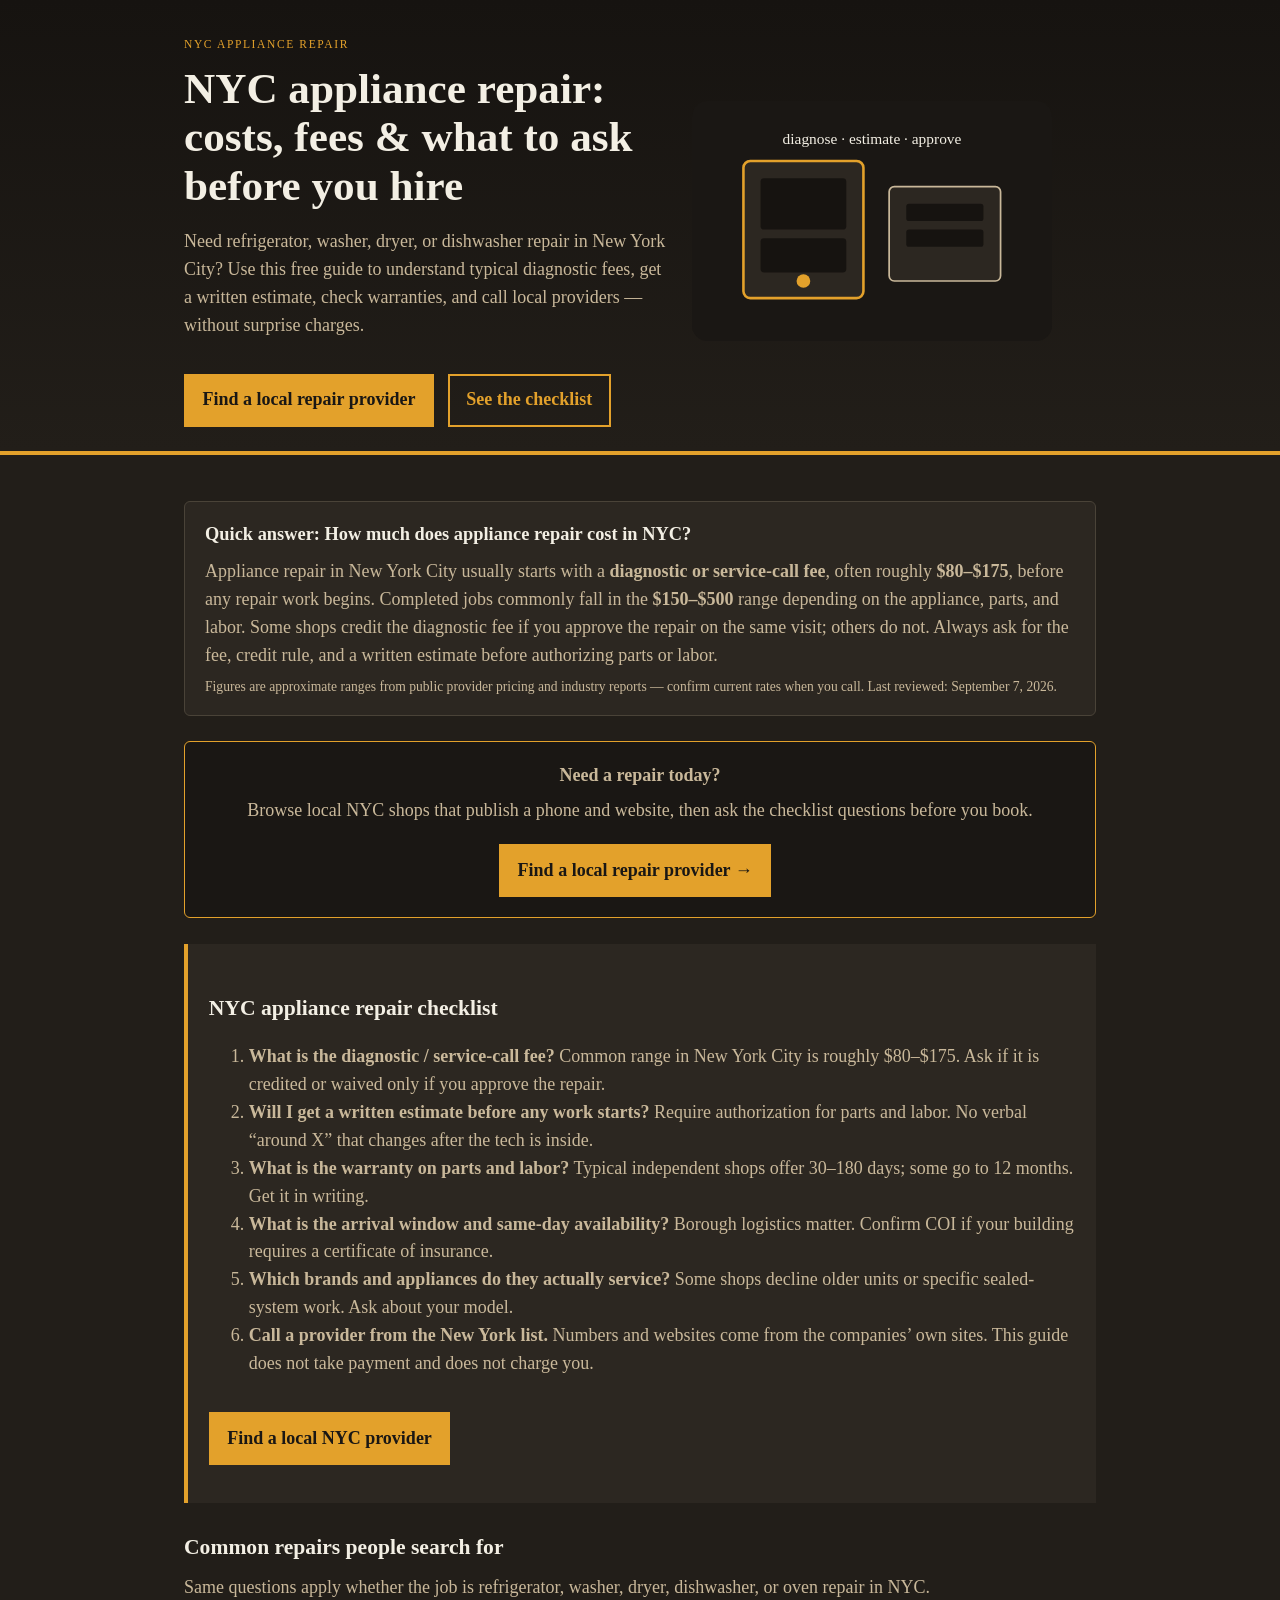
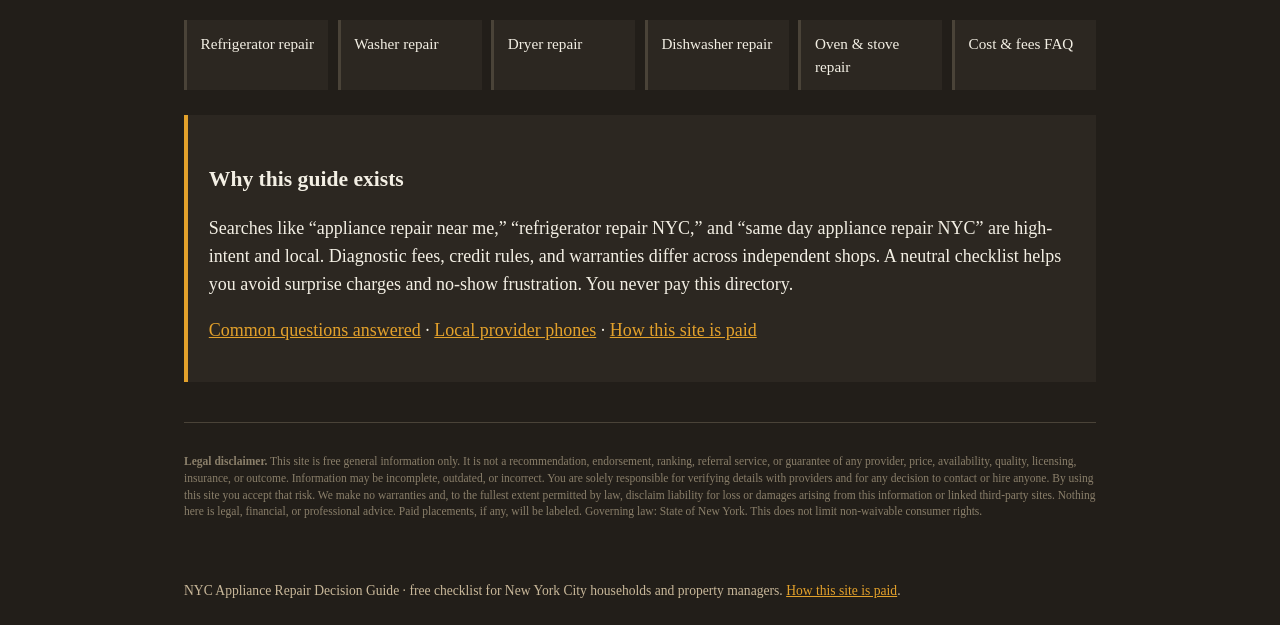
<file: index.html>
<!DOCTYPE html>
<html lang="en">
<head>
  <meta charset="utf-8" />
  <meta name="viewport" content="width=device-width, initial-scale=1" />
  <title>NYC Appliance Repair: Costs, Diagnostic Fees & Local Providers</title>
  <meta name="description" content="NYC appliance repair guide: typical diagnostic fees ($80–$175), repair costs, warranties, same-day questions, and local provider phones. Free checklist for homeowners and property managers." />
  <link rel="canonical" href="https://usabandit33.github.io/nyc-appliance-repair/" />
  <meta property="og:title" content="NYC Appliance Repair: Costs, Diagnostic Fees & Local Providers" />
  <meta property="og:description" content="What to ask before you hire. Diagnostic fees, written estimates, warranties, and local NYC repair shops — free decision guide." />
  <meta property="og:url" content="https://usabandit33.github.io/nyc-appliance-repair/" />
  <meta property="og:type" content="website" />
  <meta name="robots" content="index,follow" />
  <link rel="stylesheet" href="styles.css" />
  <script type="application/ld+json">
  {
    "@context": "https://schema.org",
    "@type": "WebPage",
    "name": "NYC Appliance Repair Decision Guide",
    "description": "Local guide to New York City appliance repair: diagnostic fees, costs, warranties, questions to ask, and provider phones.",
    "url": "https://usabandit33.github.io/nyc-appliance-repair/",
    "dateModified": "2026-09-07",
    "isPartOf": {
      "@type": "WebSite",
      "name": "NYC Appliance Repair Decision Guide",
      "url": "https://usabandit33.github.io/nyc-appliance-repair/"
    },
    "about": {
      "@type": "Thing",
      "name": "Appliance repair in New York City"
    }
  }
  </script>
  <script type="application/ld+json">
  {
    "@context": "https://schema.org",
    "@type": "FAQPage",
    "mainEntity": [
      {
        "@type": "Question",
        "name": "How much does appliance repair cost in NYC?",
        "acceptedAnswer": {
          "@type": "Answer",
          "text": "Completed jobs commonly land in the $150–$500 range depending on the appliance, parts, and labor. Diagnostic or service-call fees in New York City are often roughly $80–$175 and may or may not credit toward the repair. Always get a written estimate before approving work."
        }
      },
      {
        "@type": "Question",
        "name": "Is the diagnostic fee credited toward the repair?",
        "acceptedAnswer": {
          "@type": "Answer",
          "text": "It depends on the shop. Many independents credit the fee if you approve the repair on the same visit. Others charge it regardless. Ask and get the rule in writing or by text before the technician arrives."
        }
      },
      {
        "@type": "Question",
        "name": "What should I ask an appliance repair company before hiring?",
        "acceptedAnswer": {
          "@type": "Answer",
          "text": "Ask about the diagnostic fee and credit rule, whether you get a written estimate before work starts, parts-and-labor warranty in writing, arrival window and same-day availability, COI if your building requires it, and whether they service your brand and model."
        }
      }
    ]
  }
  </script>
</head>
<body>
  <div class="hero">
    <div class="wrap hero-grid">
      <div>
        <p class="mark">NYC appliance repair</p>
        <h1>NYC appliance repair: costs, fees & what to ask before you hire</h1>
        <p class="lede">Need refrigerator, washer, dryer, or dishwasher repair in New York City? Use this free guide to understand typical diagnostic fees, get a written estimate, check warranties, and call local providers — without surprise charges.</p>
        <a class="cta" href="new-york.html">Find a local repair provider</a>
        <a class="cta ghost" href="#checklist">See the checklist</a>
      </div>
      <div class="art" aria-hidden="true">
        <svg viewBox="0 0 420 280" xmlns="http://www.w3.org/2000/svg">
          <rect x="0" y="0" width="420" height="280" rx="18" fill="#1a1714"/>
          <rect x="60" y="70" width="140" height="160" rx="8" fill="#2c2721" stroke="#e3a12b" stroke-width="3"/>
          <rect x="80" y="90" width="100" height="60" rx="4" fill="#161310"/>
          <rect x="80" y="160" width="100" height="40" rx="4" fill="#161310"/>
          <circle cx="130" cy="210" r="8" fill="#e3a12b"/>
          <rect x="230" y="100" width="130" height="110" rx="6" fill="#2c2721" stroke="#c9b89a" stroke-width="2"/>
          <rect x="250" y="120" width="90" height="20" rx="3" fill="#161310"/>
          <rect x="250" y="150" width="90" height="20" rx="3" fill="#161310"/>
          <text x="210" y="50" text-anchor="middle" fill="#f3efe4" font-family="Georgia, serif" font-size="18">diagnose · estimate · approve</text>
        </svg>
      </div>
    </div>
  </div>
  <main class="wrap">
    <section class="answer" id="cost">
      <h2>Quick answer: How much does appliance repair cost in NYC?</h2>
      <p>Appliance repair in New York City usually starts with a <strong>diagnostic or service-call fee</strong>, often roughly <strong>$80–$175</strong>, before any repair work begins. Completed jobs commonly fall in the <strong>$150–$500</strong> range depending on the appliance, parts, and labor. Some shops credit the diagnostic fee if you approve the repair on the same visit; others do not. Always ask for the fee, credit rule, and a written estimate before authorizing parts or labor.</p>
      <p class="meta">Figures are approximate ranges from public provider pricing and industry reports — confirm current rates when you call. Last reviewed: September 7, 2026.</p>
    </section>

    <div class="band">
      <p><strong>Need a repair today?</strong></p>
      <p>Browse local NYC shops that publish a phone and website, then ask the checklist questions before you book.</p>
      <a class="cta" href="new-york.html">Find a local repair provider →</a>
    </div>

    <section id="checklist" class="check">
      <h2>NYC appliance repair checklist</h2>
      <ol>
        <li><strong>What is the diagnostic / service-call fee?</strong> Common range in New York City is roughly $80–$175. Ask if it is credited or waived only if you approve the repair.</li>
        <li><strong>Will I get a written estimate before any work starts?</strong> Require authorization for parts and labor. No verbal “around X” that changes after the tech is inside.</li>
        <li><strong>What is the warranty on parts and labor?</strong> Typical independent shops offer 30–180 days; some go to 12 months. Get it in writing.</li>
        <li><strong>What is the arrival window and same-day availability?</strong> Borough logistics matter. Confirm COI if your building requires a certificate of insurance.</li>
        <li><strong>Which brands and appliances do they actually service?</strong> Some shops decline older units or specific sealed-system work. Ask about your model.</li>
        <li><strong>Call a provider from the New York list.</strong> Numbers and websites come from the companies’ own sites. This guide does not take payment and does not charge you.</li>
      </ol>
      <p><a class="cta" href="new-york.html">Find a local NYC provider</a></p>
    </section>

    <section>
      <h2>Common repairs people search for</h2>
      <p class="lede" style="margin-top:0">Same questions apply whether the job is refrigerator, washer, dryer, dishwasher, or oven repair in NYC.</p>
      <div class="services">
        <a href="answers.html">Refrigerator repair</a>
        <a href="answers.html">Washer repair</a>
        <a href="answers.html">Dryer repair</a>
        <a href="answers.html">Dishwasher repair</a>
        <a href="answers.html">Oven & stove repair</a>
        <a href="answers.html">Cost & fees FAQ</a>
      </div>
    </section>

    <section class="check">
      <h2>Why this guide exists</h2>
      <p>Searches like “appliance repair near me,” “refrigerator repair NYC,” and “same day appliance repair NYC” are high-intent and local. Diagnostic fees, credit rules, and warranties differ across independent shops. A neutral checklist helps you avoid surprise charges and no-show frustration. You never pay this directory.</p>
      <p><a href="answers.html">Common questions answered</a> · <a href="new-york.html">Local provider phones</a> · <a href="disclose.html">How this site is paid</a></p>
    </section>

    <div class="legal">
      <p><strong>Legal disclaimer.</strong> This site is free general information only. It is not a recommendation, endorsement, ranking, referral service, or guarantee of any provider, price, availability, quality, licensing, insurance, or outcome. Information may be incomplete, outdated, or incorrect. You are solely responsible for verifying details with providers and for any decision to contact or hire anyone. By using this site you accept that risk. We make no warranties and, to the fullest extent permitted by law, disclaim liability for loss or damages arising from this information or linked third-party sites. Nothing here is legal, financial, or professional advice. Paid placements, if any, will be labeled. Governing law: State of New York. This does not limit non-waivable consumer rights.</p>
    </div>
  </main>
  <footer class="wrap">NYC Appliance Repair Decision Guide · free checklist for New York City households and property managers. <a href="disclose.html">How this site is paid</a>.</footer>
</body>
</html>
</file>
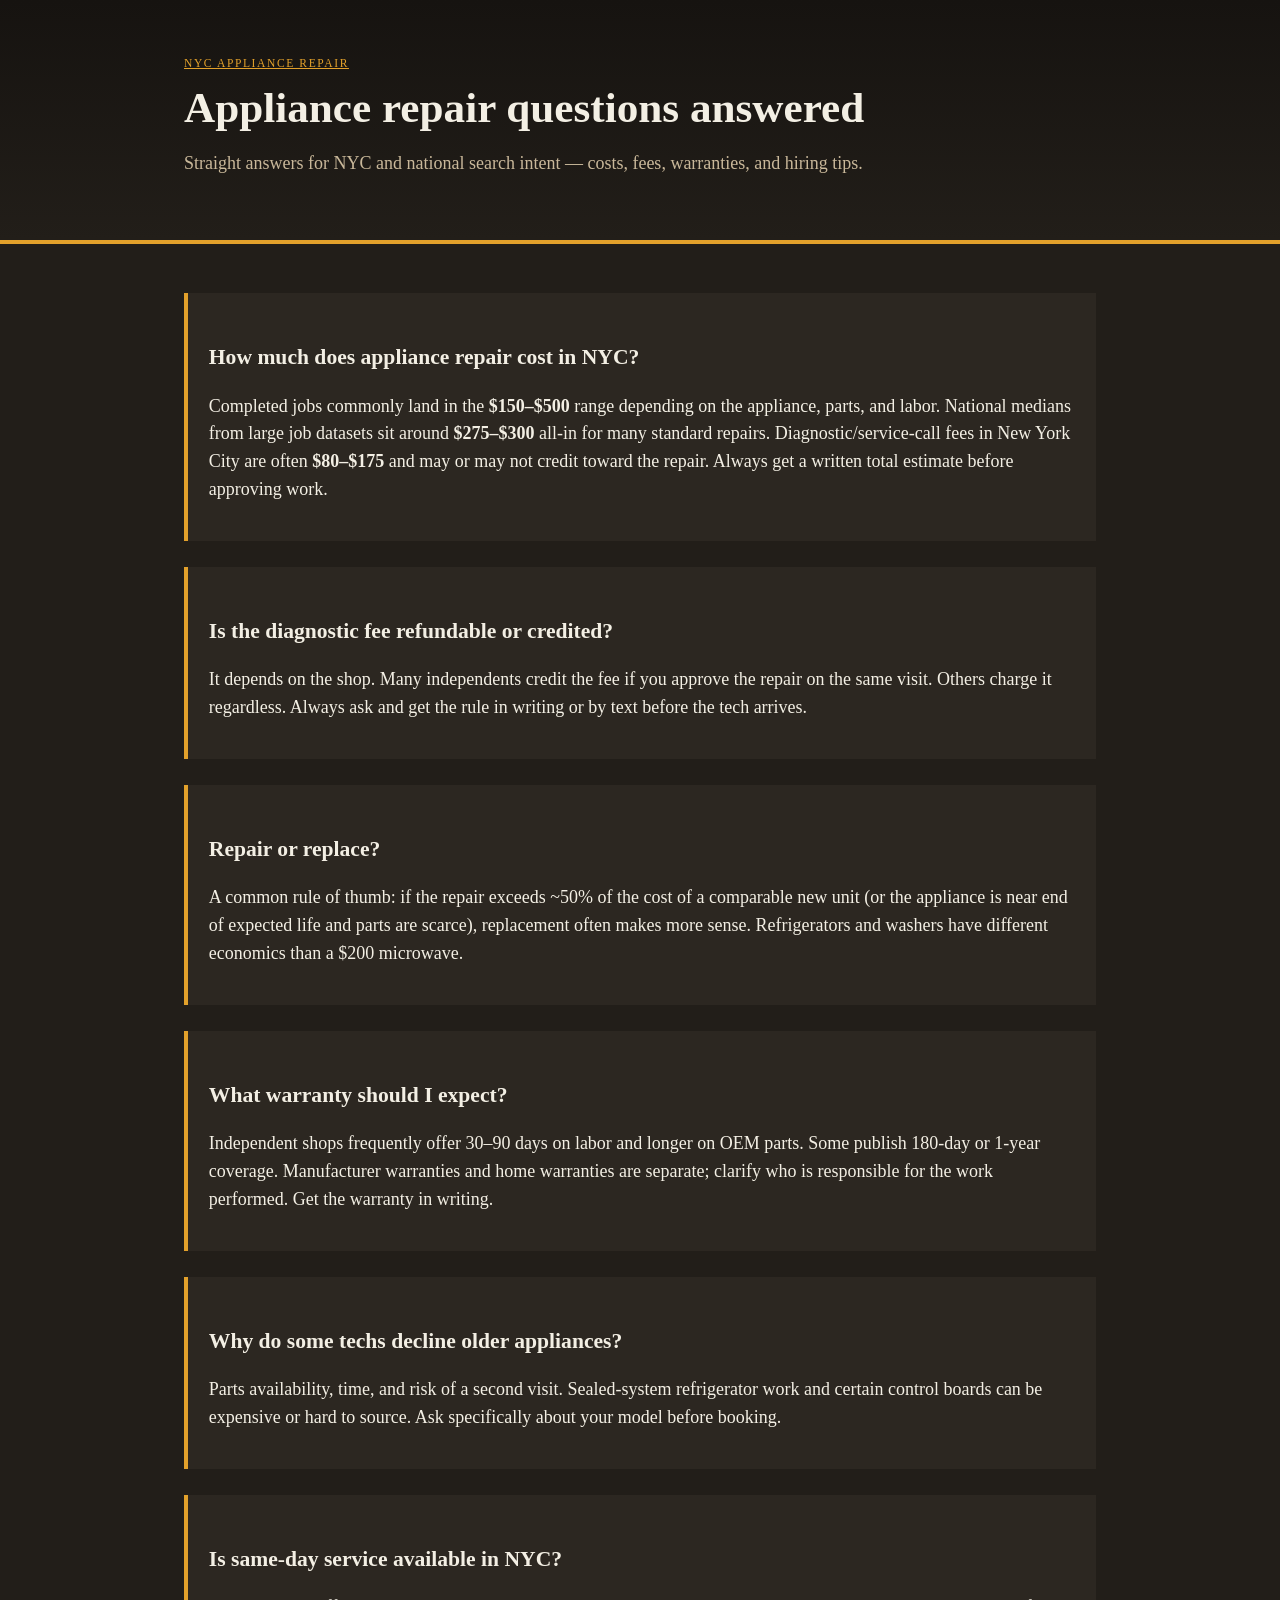
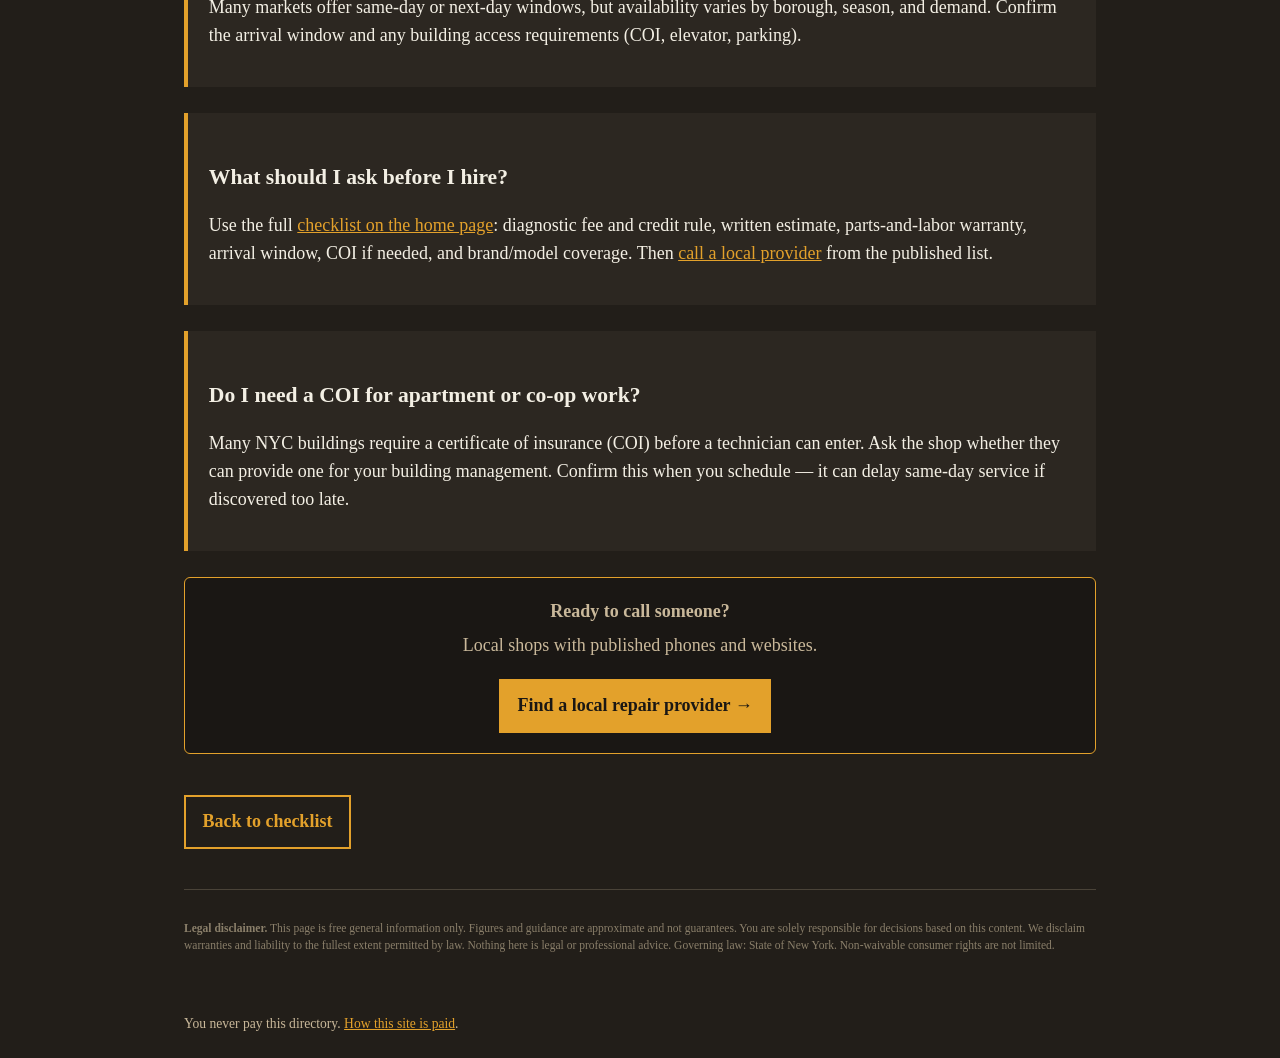
<file: answers.html>
<!DOCTYPE html>
<html lang="en">
<head>
  <meta charset="utf-8" />
  <meta name="viewport" content="width=device-width, initial-scale=1" />
  <title>NYC Appliance Repair FAQ: Cost, Diagnostic Fees, Warranty & More</title>
  <meta name="description" content="Answers to common NYC appliance repair questions: cost ranges, diagnostic fee credit, repair vs replace, warranties, same-day service, and what to ask before you hire." />
  <link rel="canonical" href="https://usabandit33.github.io/nyc-appliance-repair/answers.html" />
  <meta property="og:title" content="NYC appliance repair questions — cost, fees, warranty" />
  <meta property="og:description" content="FAQ for appliance repair in New York City: diagnostic fees, total cost, warranties, and hiring tips." />
  <meta property="og:url" content="https://usabandit33.github.io/nyc-appliance-repair/answers.html" />
  <meta name="robots" content="index,follow" />
  <link rel="stylesheet" href="styles.css" />
  <script type="application/ld+json">
  {
    "@context": "https://schema.org",
    "@type": "FAQPage",
    "mainEntity": [
      {
        "@type": "Question",
        "name": "How much does appliance repair cost in NYC?",
        "acceptedAnswer": {
          "@type": "Answer",
          "text": "Completed jobs commonly land in the $150–$500 range. National medians sit around $275–$300 all-in. Diagnostic fees in NYC are often $80–$175."
        }
      },
      {
        "@type": "Question",
        "name": "Is the diagnostic fee refundable or credited?",
        "acceptedAnswer": {
          "@type": "Answer",
          "text": "It depends on the shop. Many independents credit the fee if you approve the repair on the same visit. Always ask before the tech arrives."
        }
      },
      {
        "@type": "Question",
        "name": "Should I repair or replace my appliance?",
        "acceptedAnswer": {
          "@type": "Answer",
          "text": "If the repair exceeds about 50% of a comparable new unit, or the appliance is near end of life, replacement often makes more sense."
        }
      },
      {
        "@type": "Question",
        "name": "What warranty should I expect on appliance repair?",
        "acceptedAnswer": {
          "@type": "Answer",
          "text": "Independent shops frequently offer 30–90 days on labor and longer on OEM parts. Some publish 180-day or 1-year coverage. Get it in writing."
        }
      },
      {
        "@type": "Question",
        "name": "Is same-day appliance repair available in NYC?",
        "acceptedAnswer": {
          "@type": "Answer",
          "text": "Many markets offer same-day or next-day windows, but availability varies by borough, season, and demand. Confirm the arrival window and building access requirements."
        }
      }
    ]
  }
  </script>
</head>
<body>
  <div class="hero slim">
    <div class="wrap">
      <p class="mark"><a href="index.html">NYC Appliance Repair</a></p>
      <h1>Appliance repair questions answered</h1>
      <p class="lede">Straight answers for NYC and national search intent — costs, fees, warranties, and hiring tips.</p>
    </div>
  </div>
  <main class="wrap">
    <section class="check">
      <h2>How much does appliance repair cost in NYC?</h2>
      <p>Completed jobs commonly land in the <strong>$150–$500</strong> range depending on the appliance, parts, and labor. National medians from large job datasets sit around <strong>$275–$300</strong> all-in for many standard repairs. Diagnostic/service-call fees in New York City are often <strong>$80–$175</strong> and may or may not credit toward the repair. Always get a written total estimate before approving work.</p>
    </section>
    <section class="check">
      <h2>Is the diagnostic fee refundable or credited?</h2>
      <p>It depends on the shop. Many independents credit the fee if you approve the repair on the same visit. Others charge it regardless. Always ask and get the rule in writing or by text before the tech arrives.</p>
    </section>
    <section class="check">
      <h2>Repair or replace?</h2>
      <p>A common rule of thumb: if the repair exceeds ~50% of the cost of a comparable new unit (or the appliance is near end of expected life and parts are scarce), replacement often makes more sense. Refrigerators and washers have different economics than a $200 microwave.</p>
    </section>
    <section class="check">
      <h2>What warranty should I expect?</h2>
      <p>Independent shops frequently offer 30–90 days on labor and longer on OEM parts. Some publish 180-day or 1-year coverage. Manufacturer warranties and home warranties are separate; clarify who is responsible for the work performed. Get the warranty in writing.</p>
    </section>
    <section class="check">
      <h2>Why do some techs decline older appliances?</h2>
      <p>Parts availability, time, and risk of a second visit. Sealed-system refrigerator work and certain control boards can be expensive or hard to source. Ask specifically about your model before booking.</p>
    </section>
    <section class="check">
      <h2>Is same-day service available in NYC?</h2>
      <p>Many markets offer same-day or next-day windows, but availability varies by borough, season, and demand. Confirm the arrival window and any building access requirements (COI, elevator, parking).</p>
    </section>
    <section class="check">
      <h2>What should I ask before I hire?</h2>
      <p>Use the full <a href="index.html#checklist">checklist on the home page</a>: diagnostic fee and credit rule, written estimate, parts-and-labor warranty, arrival window, COI if needed, and brand/model coverage. Then <a href="new-york.html">call a local provider</a> from the published list.</p>
    </section>
    <section class="check">
      <h2>Do I need a COI for apartment or co-op work?</h2>
      <p>Many NYC buildings require a certificate of insurance (COI) before a technician can enter. Ask the shop whether they can provide one for your building management. Confirm this when you schedule — it can delay same-day service if discovered too late.</p>
    </section>

    <div class="band">
      <p><strong>Ready to call someone?</strong></p>
      <p>Local shops with published phones and websites.</p>
      <a class="cta" href="new-york.html">Find a local repair provider →</a>
    </div>

    <p><a class="cta ghost" href="index.html">Back to checklist</a></p>

    <div class="legal">
      <p><strong>Legal disclaimer.</strong> This page is free general information only. Figures and guidance are approximate and not guarantees. You are solely responsible for decisions based on this content. We disclaim warranties and liability to the fullest extent permitted by law. Nothing here is legal or professional advice. Governing law: State of New York. Non-waivable consumer rights are not limited.</p>
    </div>
  </main>
  <footer class="wrap">You never pay this directory. <a href="disclose.html">How this site is paid</a>.</footer>
</body>
</html>
</file>
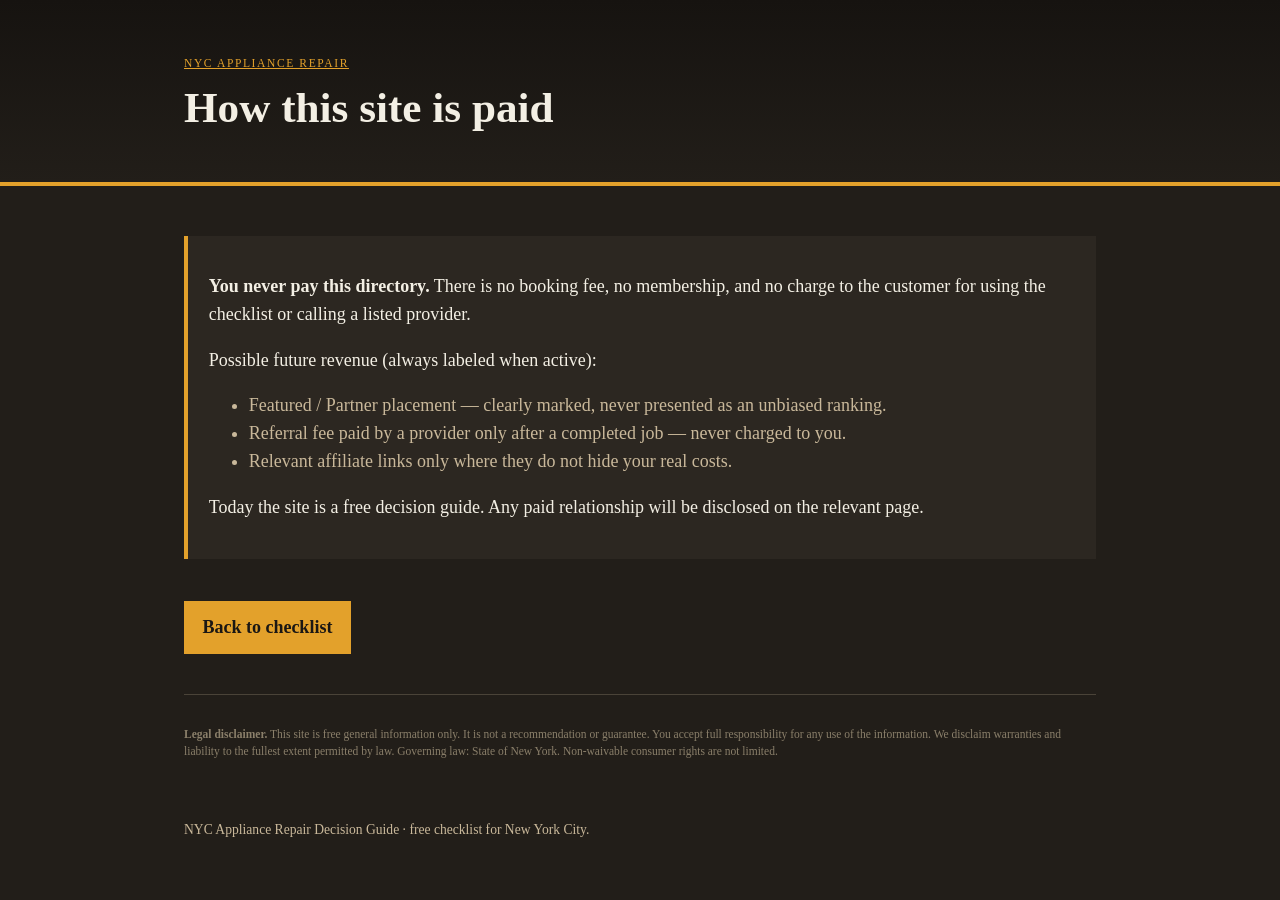
<file: disclose.html>
<!DOCTYPE html>
<html lang="en">
<head>
  <meta charset="utf-8" />
  <meta name="viewport" content="width=device-width, initial-scale=1" />
  <title>How this site is paid | NYC Appliance Repair Decision Guide</title>
  <meta name="description" content="You never pay this directory. How the NYC appliance repair checklist may be funded later: labeled featured placement or post-job referral only." />
  <link rel="canonical" href="https://usabandit33.github.io/nyc-appliance-repair/disclose.html" />
  <meta name="robots" content="index,follow" />
  <link rel="stylesheet" href="styles.css" />
</head>
<body>
  <div class="hero slim">
    <div class="wrap">
      <p class="mark"><a href="index.html">NYC Appliance Repair</a></p>
      <h1>How this site is paid</h1>
    </div>
  </div>
  <main class="wrap">
    <section class="check">
      <p><strong>You never pay this directory.</strong> There is no booking fee, no membership, and no charge to the customer for using the checklist or calling a listed provider.</p>
      <p>Possible future revenue (always labeled when active):</p>
      <ul>
        <li>Featured / Partner placement — clearly marked, never presented as an unbiased ranking.</li>
        <li>Referral fee paid by a provider only after a completed job — never charged to you.</li>
        <li>Relevant affiliate links only where they do not hide your real costs.</li>
      </ul>
      <p>Today the site is a free decision guide. Any paid relationship will be disclosed on the relevant page.</p>
    </section>
    <p><a class="cta" href="index.html">Back to checklist</a></p>

    <div class="legal">
      <p><strong>Legal disclaimer.</strong> This site is free general information only. It is not a recommendation or guarantee. You accept full responsibility for any use of the information. We disclaim warranties and liability to the fullest extent permitted by law. Governing law: State of New York. Non-waivable consumer rights are not limited.</p>
    </div>
  </main>
  <footer class="wrap">NYC Appliance Repair Decision Guide · free checklist for New York City.</footer>
</body>
</html>
</file>
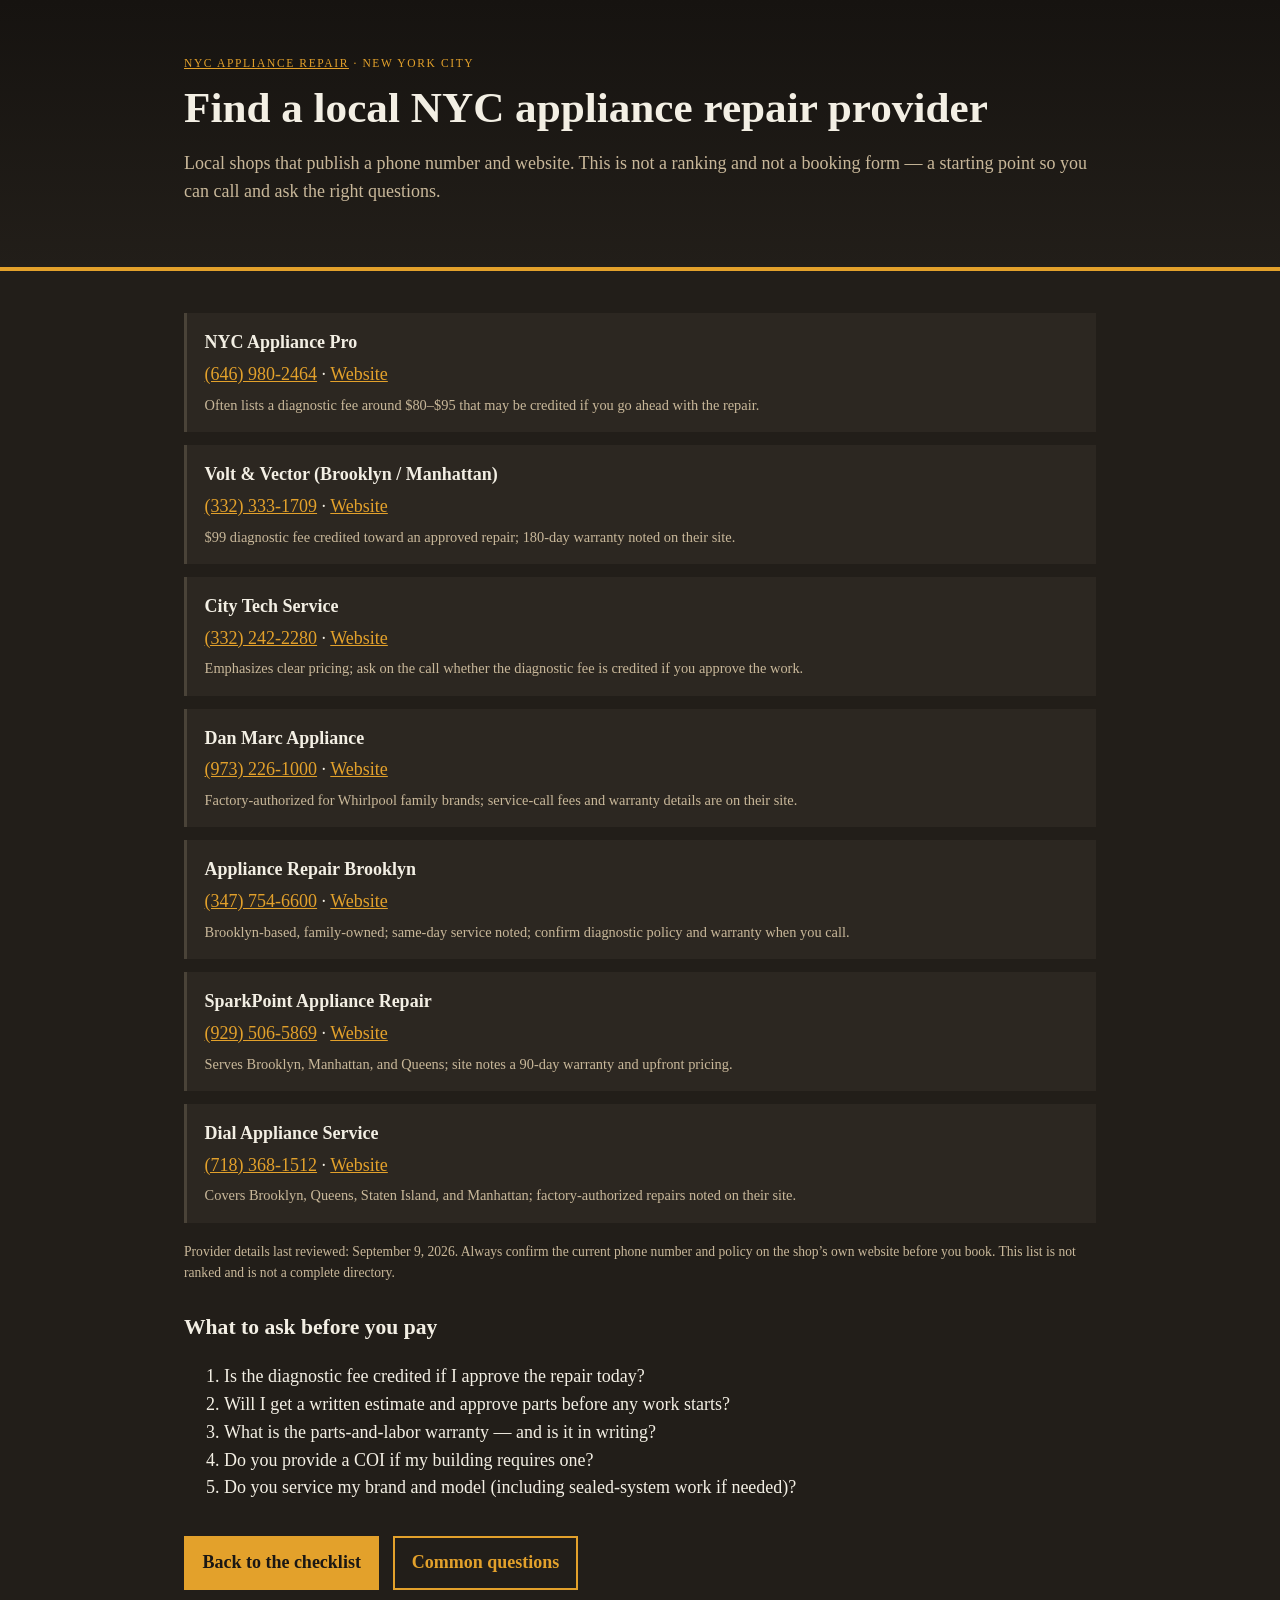
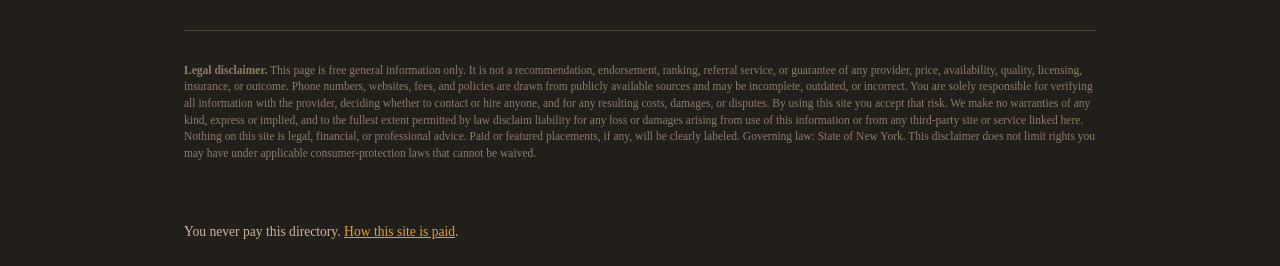
<file: new-york.html>
<!DOCTYPE html>
<html lang="en">
<head>
  <meta charset="utf-8" />
  <meta name="viewport" content="width=device-width, initial-scale=1" />
  <title>NYC Appliance Repair Providers | Local Phones & Websites</title>
  <meta name="description" content="Local New York City appliance repair shops with phone numbers and websites. Ask about diagnostic fees, warranties, and arrival windows before you book." />
  <link rel="canonical" href="https://usabandit33.github.io/nyc-appliance-repair/new-york.html" />
  <meta property="og:title" content="Find a local NYC appliance repair provider" />
  <meta property="og:description" content="Phone numbers and websites from local shops. Ask about diagnostic fee credit, written estimate, and warranty before you book." />
  <meta property="og:url" content="https://usabandit33.github.io/nyc-appliance-repair/new-york.html" />
  <meta name="robots" content="index,follow" />
  <link rel="stylesheet" href="styles.css" />
</head>
<body>
  <div class="hero slim">
    <div class="wrap">
      <p class="mark"><a href="index.html">NYC Appliance Repair</a> · New York City</p>
      <h1>Find a local NYC appliance repair provider</h1>
      <p class="lede">Local shops that publish a phone number and website. This is not a ranking and not a booking form — a starting point so you can call and ask the right questions.</p>
    </div>
  </div>
  <main class="wrap">
    <ul class="list">
      <li>
        <strong>NYC Appliance Pro</strong>
        <a href="tel:+16469802464">(646) 980-2464</a>
        · <a href="https://www.nycappliancepro.com/" rel="noopener noreferrer" target="_blank">Website</a>
        <span style="display:block;color:var(--muted);font-size:.9rem;margin-top:.3rem">Often lists a diagnostic fee around $80–$95 that may be credited if you go ahead with the repair.</span>
      </li>
      <li>
        <strong>Volt & Vector (Brooklyn / Manhattan)</strong>
        <a href="tel:+13323331709">(332) 333-1709</a>
        · <a href="https://voltnvector.com/" rel="noopener noreferrer" target="_blank">Website</a>
        <span style="display:block;color:var(--muted);font-size:.9rem;margin-top:.3rem">$99 diagnostic fee credited toward an approved repair; 180-day warranty noted on their site.</span>
      </li>
      <li>
        <strong>City Tech Service</strong>
        <a href="tel:+13322422280">(332) 242-2280</a>
        · <a href="https://citytechservice.com/" rel="noopener noreferrer" target="_blank">Website</a>
        <span style="display:block;color:var(--muted);font-size:.9rem;margin-top:.3rem">Emphasizes clear pricing; ask on the call whether the diagnostic fee is credited if you approve the work.</span>
      </li>
      <li>
        <strong>Dan Marc Appliance</strong>
        <a href="tel:+19732261000">(973) 226-1000</a>
        · <a href="https://danmarcappliance.com/" rel="noopener noreferrer" target="_blank">Website</a>
        <span style="display:block;color:var(--muted);font-size:.9rem;margin-top:.3rem">Factory-authorized for Whirlpool family brands; service-call fees and warranty details are on their site.</span>
      </li>
      <li>
        <strong>Appliance Repair Brooklyn</strong>
        <a href="tel:+13477546600">(347) 754-6600</a>
        · <a href="https://appliancerepairbrooklynnyc.com/" rel="noopener noreferrer" target="_blank">Website</a>
        <span style="display:block;color:var(--muted);font-size:.9rem;margin-top:.3rem">Brooklyn-based, family-owned; same-day service noted; confirm diagnostic policy and warranty when you call.</span>
      </li>
      <li>
        <strong>SparkPoint Appliance Repair</strong>
        <a href="tel:+19295065869">(929) 506-5869</a>
        · <a href="https://sparkpointservices.com/" rel="noopener noreferrer" target="_blank">Website</a>
        <span style="display:block;color:var(--muted);font-size:.9rem;margin-top:.3rem">Serves Brooklyn, Manhattan, and Queens; site notes a 90-day warranty and upfront pricing.</span>
      </li>
      <li>
        <strong>Dial Appliance Service</strong>
        <a href="tel:+17183681512">(718) 368-1512</a>
        · <a href="https://www.dialappliance.com/" rel="noopener noreferrer" target="_blank">Website</a>
        <span style="display:block;color:var(--muted);font-size:.9rem;margin-top:.3rem">Covers Brooklyn, Queens, Staten Island, and Manhattan; factory-authorized repairs noted on their site.</span>
      </li>
    </ul>
    <p class="meta">Provider details last reviewed: September 9, 2026. Always confirm the current phone number and policy on the shop’s own website before you book. This list is not ranked and is not a complete directory.</p>
    <h2>What to ask before you pay</h2>
    <ol>
      <li>Is the diagnostic fee credited if I approve the repair today?</li>
      <li>Will I get a written estimate and approve parts before any work starts?</li>
      <li>What is the parts-and-labor warranty — and is it in writing?</li>
      <li>Do you provide a COI if my building requires one?</li>
      <li>Do you service my brand and model (including sealed-system work if needed)?</li>
    </ol>
    <p><a class="cta" href="index.html">Back to the checklist</a> <a class="cta ghost" href="answers.html">Common questions</a></p>

    <div class="legal">
      <p><strong>Legal disclaimer.</strong> This page is free general information only. It is not a recommendation, endorsement, ranking, referral service, or guarantee of any provider, price, availability, quality, licensing, insurance, or outcome. Phone numbers, websites, fees, and policies are drawn from publicly available sources and may be incomplete, outdated, or incorrect. You are solely responsible for verifying all information with the provider, deciding whether to contact or hire anyone, and for any resulting costs, damages, or disputes. By using this site you accept that risk. We make no warranties of any kind, express or implied, and to the fullest extent permitted by law disclaim liability for any loss or damages arising from use of this information or from any third-party site or service linked here. Nothing on this site is legal, financial, or professional advice. Paid or featured placements, if any, will be clearly labeled. Governing law: State of New York. This disclaimer does not limit rights you may have under applicable consumer-protection laws that cannot be waived.</p>
    </div>
  </main>
  <footer class="wrap">You never pay this directory. <a href="disclose.html">How this site is paid</a>.</footer>
</body>
</html>
</file>
<file: styles.css>
:root {
  --ink: #f3efe4;
  --muted: #c9b89a;
  --paper: #221e19;
  --panel: #2c2721;
  --line: #4a4338;
  --accent: #e3a12b;
}
* { box-sizing: border-box; }
body { margin: 0; background: var(--paper); color: var(--ink); font: 18px/1.55 Georgia, serif; }
a { color: var(--accent); }
.wrap { max-width: 960px; margin: 0 auto; padding: 1.5rem; }
.hero {
  background: linear-gradient(180deg, #161310 0%, #221e19 100%);
  border-bottom: 4px solid var(--accent);
}
.hero.slim { padding: 1.2rem 0; }
.hero-grid { display: grid; gap: 1.5rem; align-items: center; }
@media (min-width: 720px) { .hero-grid { grid-template-columns: 1.2fr 1fr; } }
.mark { letter-spacing: .14em; text-transform: uppercase; font-size: .72rem; color: var(--accent); }
h1 { font-size: clamp(1.8rem, 4.5vw, 2.7rem); line-height: 1.12; margin: .4rem 0; }
h2 { font-size: 1.35rem; margin: 1.8rem 0 .6rem; }
.lede { color: var(--muted); }
.cta {
  display: inline-block;
  margin: 1rem 0.6rem 0 0;
  padding: .8rem 1.15rem;
  background: var(--accent);
  color: #1a1714;
  text-decoration: none;
  font-weight: 700;
}
.cta.ghost { background: transparent; color: var(--accent); box-shadow: inset 0 0 0 2px var(--accent); }
.cta.block { display: block; text-align: center; margin: 1rem 0 0; }
.check { background: var(--panel); border-left: 4px solid var(--accent); padding: 1.2rem 1.3rem; margin: 1.6rem 0; }
.check ol, .check ul { color: var(--muted); }
.answer {
  background: var(--panel);
  border: 1px solid var(--line);
  border-radius: 6px;
  padding: 1.1rem 1.25rem;
  margin: 1.4rem 0;
}
.answer h2 { margin-top: 0; font-size: 1.15rem; }
.answer p { color: var(--muted); margin: .4rem 0 0; }
.band {
  background: #1a1714;
  border: 1px solid var(--accent);
  border-radius: 6px;
  padding: 1.25rem 1.4rem;
  margin: 1.6rem 0;
  text-align: center;
}
.band p { color: var(--muted); margin: 0 0 .4rem; }
.band .cta { margin-top: .8rem; }
.services {
  display: grid;
  grid-template-columns: repeat(auto-fill, minmax(140px, 1fr));
  gap: .6rem;
  margin: 1rem 0 1.5rem;
}
.services a {
  display: block;
  background: var(--panel);
  padding: .7rem .85rem;
  text-decoration: none;
  border-left: 3px solid var(--line);
  color: var(--ink);
  font-size: .95rem;
}
.services a:hover { border-left-color: var(--accent); }
.list { list-style: none; padding: 0; }
.list li { background: var(--panel); margin: 0 0 .8rem; padding: 1rem 1.1rem; border-left: 3px solid var(--line); }
.list strong { display: block; margin-bottom: .25rem; }
.meta { color: var(--muted); font-size: .85rem; margin: .5rem 0 0; }
footer { color: var(--muted); font-size: .85rem; margin-top: 2rem; padding-bottom: 2rem; }
.legal {
  margin-top: 2.5rem;
  padding-top: 1.2rem;
  border-top: 1px solid var(--line);
  font-size: .72rem;
  line-height: 1.45;
  color: #8a7f6a;
}
.art svg { width: 100%; max-width: 360px; height: auto; }
</file>
